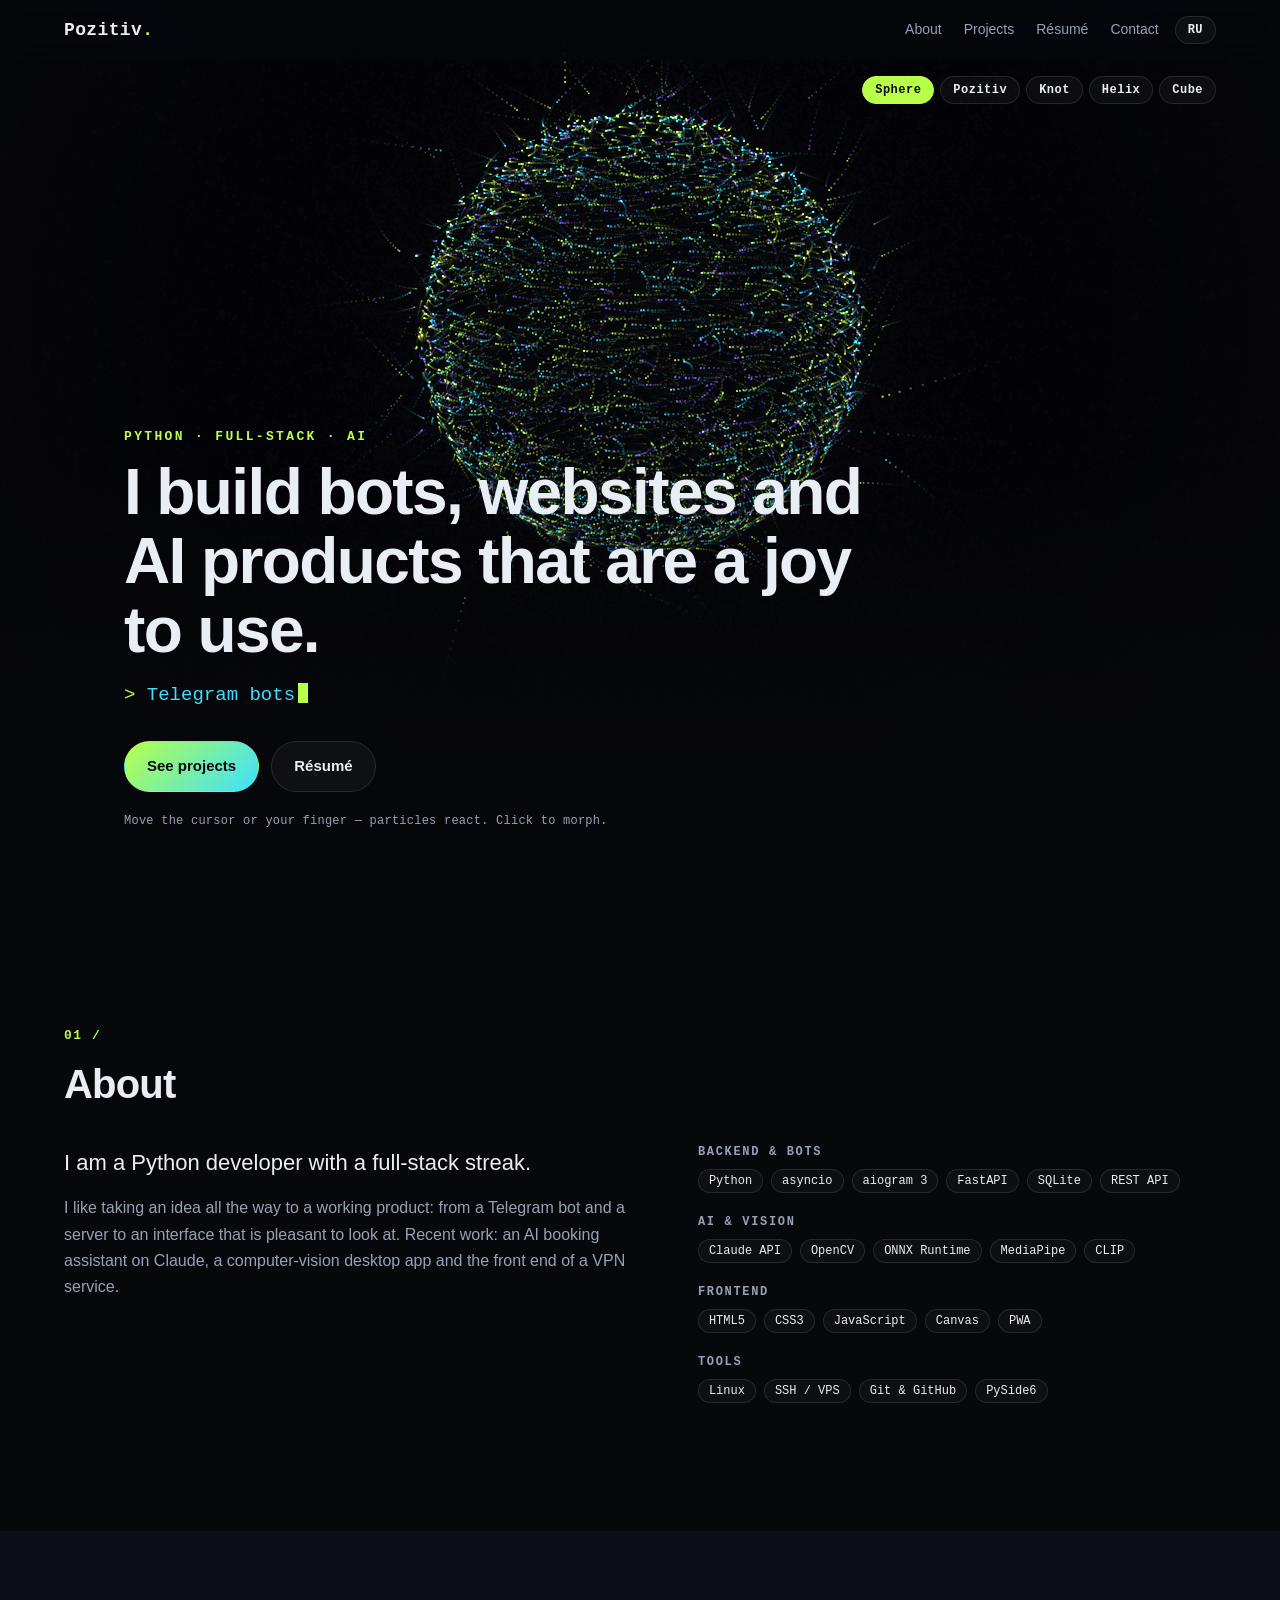
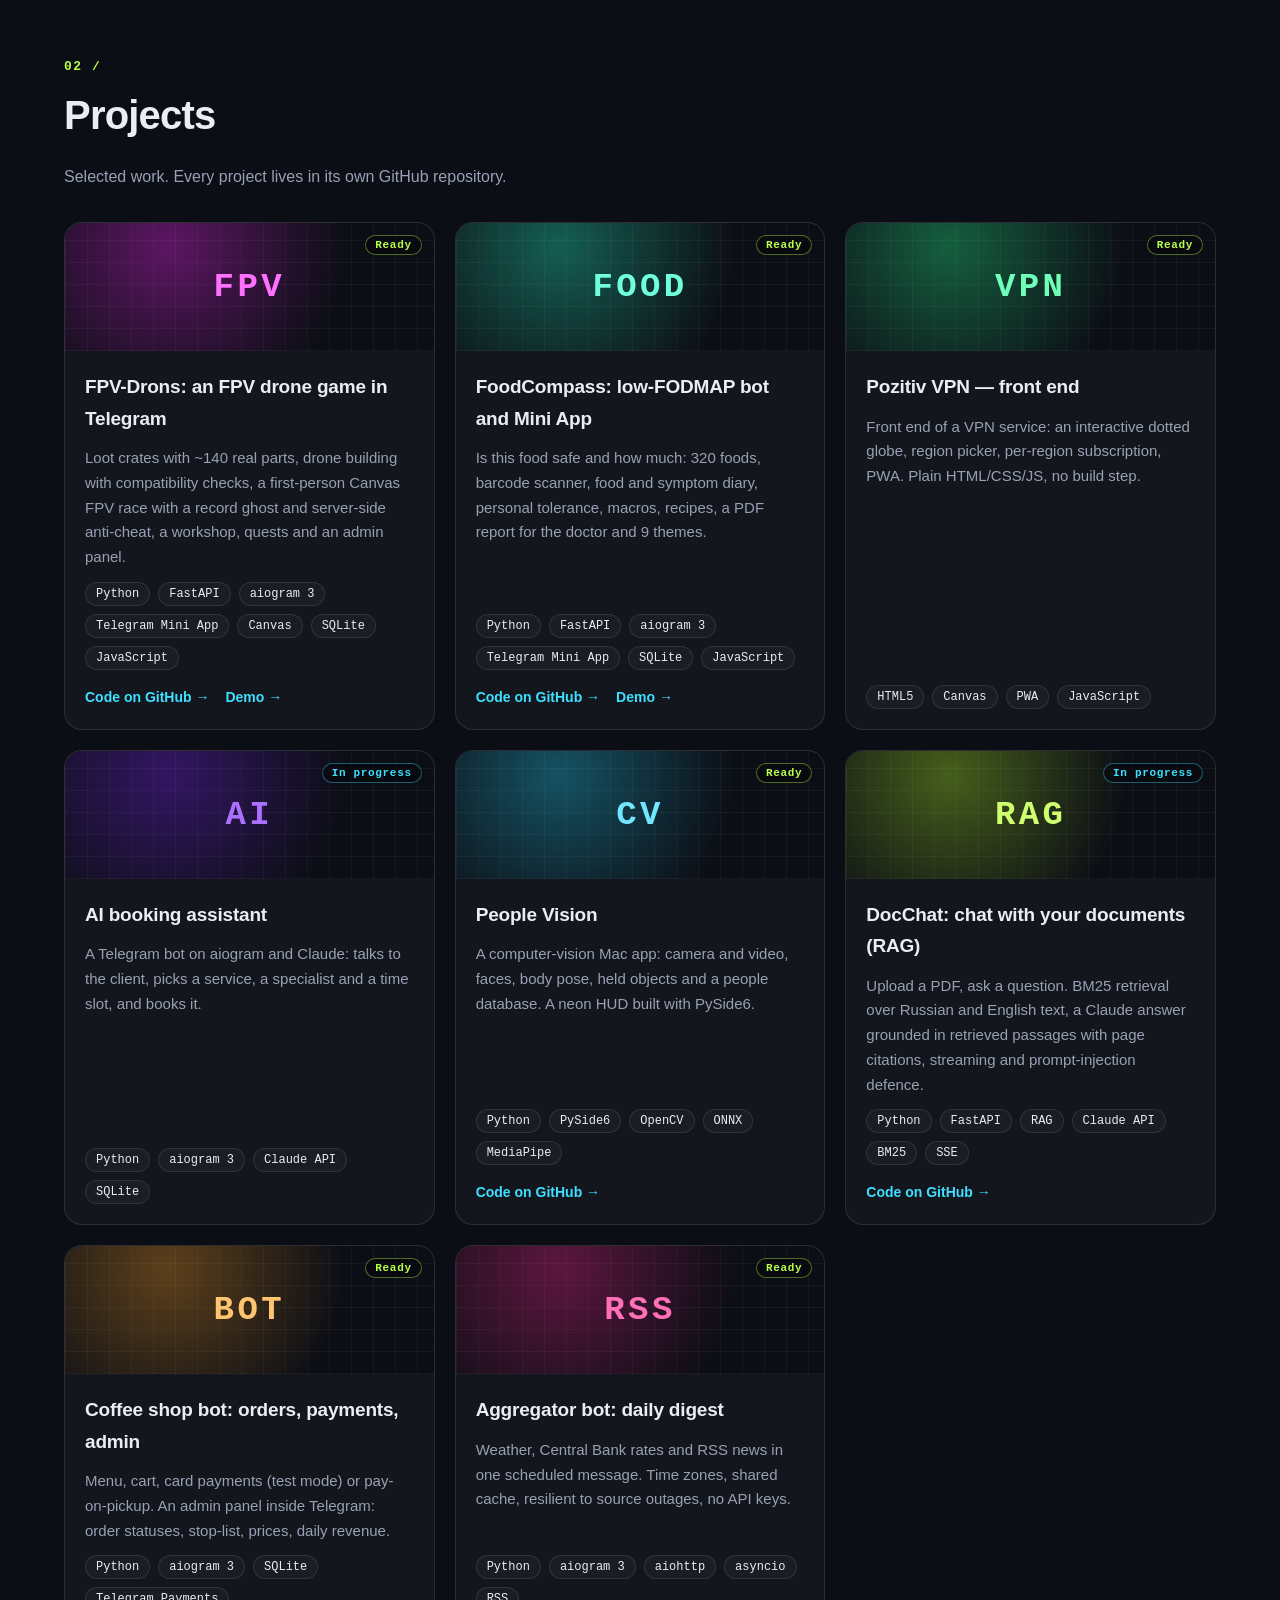
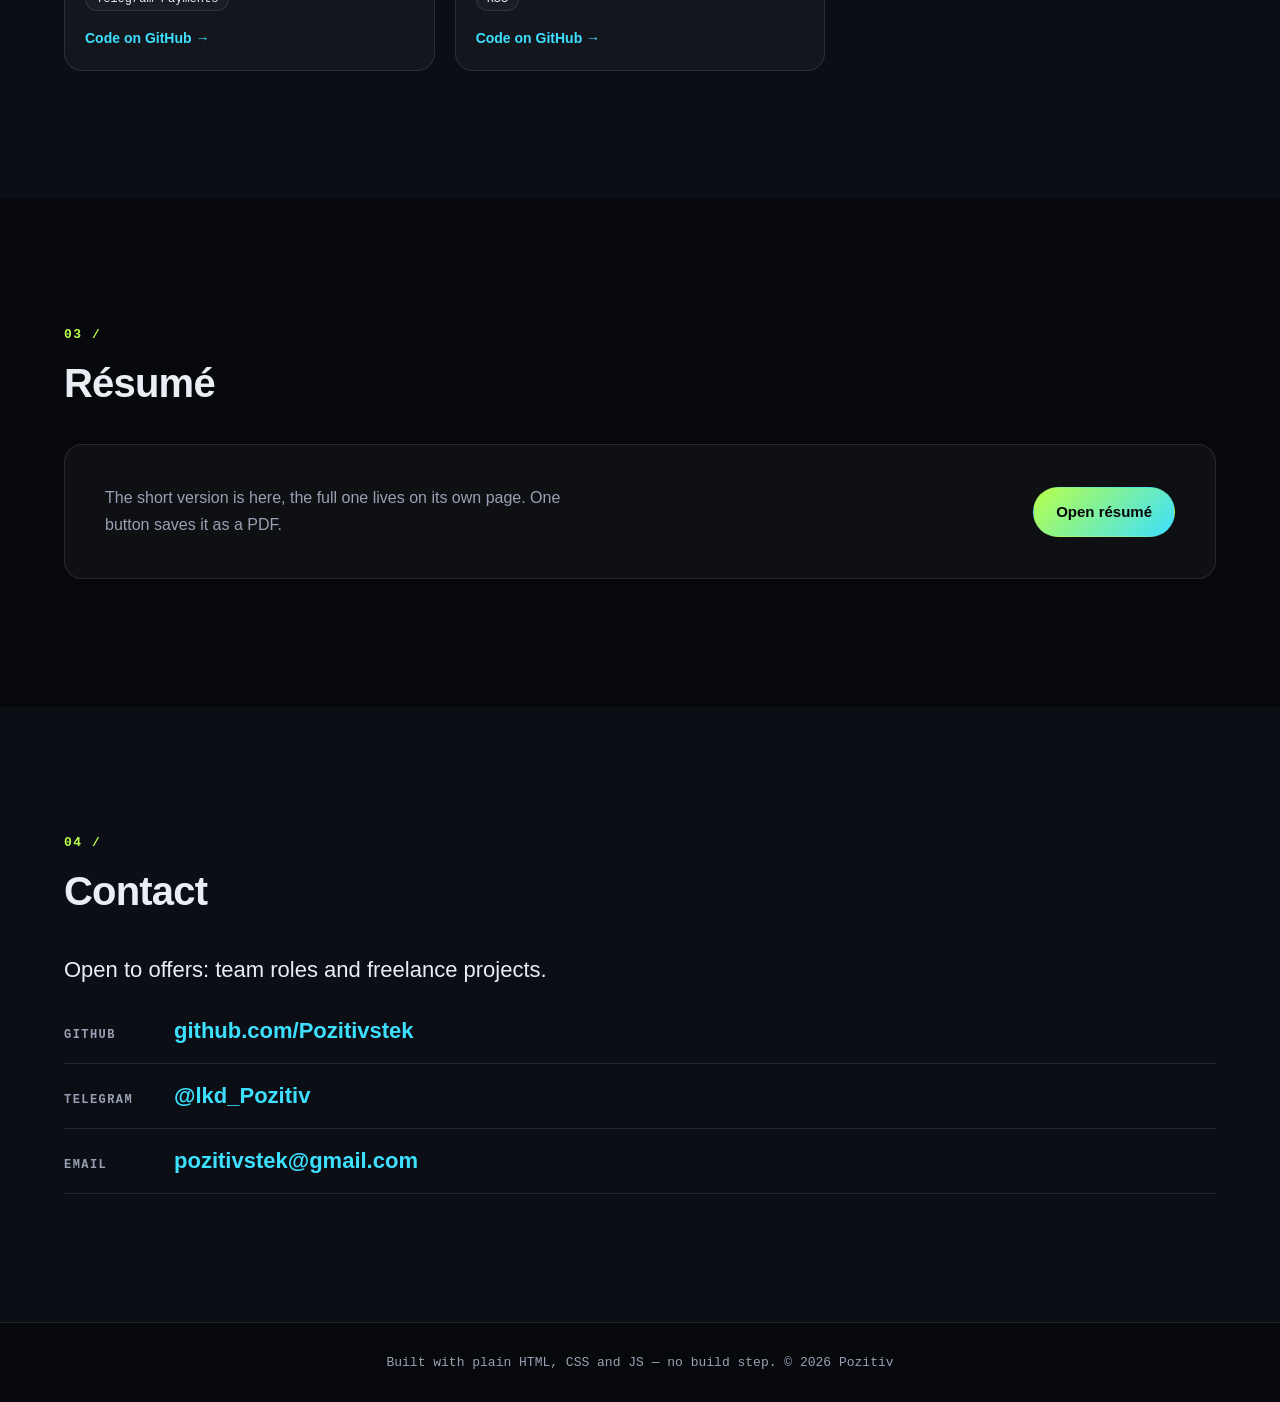
<file: index.html>
<!doctype html>
<html lang="ru">
<head>
  <meta charset="utf-8">
  <meta name="viewport" content="width=device-width, initial-scale=1">
  <title data-i18n="meta.title">Pozitiv — Python & Full-Stack разработчик</title>
  <meta name="description" content="Pozitiv — Python & Full-Stack developer. Telegram-боты, сайты, AI-продукты и софт. / Telegram bots, websites, AI products and software.">
  <meta name="theme-color" content="#07080c">
  <meta property="og:type" content="website">
  <meta property="og:title" content="Pozitiv — Python & Full-Stack developer">
  <meta property="og:description" content="Telegram bots, websites, AI products and software.">
  <meta property="og:url" content="https://pozitivstek.github.io/">
  <meta property="og:image" content="https://pozitivstek.github.io/assets/og-image.png">
  <meta property="og:image:width" content="1200">
  <meta property="og:image:height" content="630">
  <meta name="twitter:card" content="summary_large_image">
  <link rel="icon" href="assets/favicon.svg" type="image/svg+xml">
  <link rel="stylesheet" href="assets/css/style.css">
  <script>document.documentElement.classList.add('js');</script>
</head>
<body>

<header class="nav">
  <a class="brand" href="#top" aria-label="Pozitiv">Pozitiv<span class="brand-dot">.</span></a>
  <nav class="nav-links" data-i18n-aria="nav.label" aria-label="Навигация">
    <a href="#about" data-priority="low" data-i18n="nav.about">Обо мне</a>
    <a href="#projects" data-i18n="nav.projects">Проекты</a>
    <a href="#resume" data-i18n="nav.resume">Резюме</a>
    <a href="#contact" data-priority="low" data-i18n="nav.contact">Контакты</a>
  </nav>
  <button id="lang-toggle" class="chip" type="button" data-i18n-aria="lang.label" aria-label="Сменить язык">EN</button>
</header>

<main id="top">

  <section class="hero" id="hero">
    <canvas id="hero-canvas" aria-hidden="true"></canvas>

    <div class="shape-picker" role="group" data-i18n-aria="hero.shapes" aria-label="Форма частиц">
      <button type="button" class="chip" data-shape="sphere" aria-pressed="true" data-i18n="shape.sphere">Сфера</button>
      <button type="button" class="chip" data-shape="word" aria-pressed="false" data-i18n="shape.word">Pozitiv</button>
      <button type="button" class="chip" data-shape="knot" aria-pressed="false" data-i18n="shape.knot">Узел</button>
      <button type="button" class="chip" data-shape="helix" aria-pressed="false" data-i18n="shape.helix">ДНК</button>
      <button type="button" class="chip" data-shape="cube" aria-pressed="false" data-i18n="shape.cube">Куб</button>
    </div>

    <div class="hero-inner">
      <p class="eyebrow">Python · Full-Stack · AI</p>
      <h1 data-i18n="hero.title">Делаю ботов, сайты и AI-продукты, которыми приятно пользоваться.</h1>
      <p class="typed"><span id="typed-text"></span><span class="caret" aria-hidden="true"></span></p>
      <div class="hero-cta">
        <a class="btn primary" href="#projects" data-i18n="hero.cta.projects">Смотреть проекты</a>
        <a class="btn" href="resume.html" data-i18n="hero.cta.resume">Резюме</a>
      </div>
      <p class="hint" data-i18n="hero.hint">Двигай курсором или пальцем — частицы реагируют. Клик меняет форму.</p>
    </div>
  </section>

  <section class="section" id="about">
    <div class="wrap reveal">
      <h2 class="section-title" data-i18n="about.title">Обо мне</h2>
      <div class="about-grid">
        <div>
          <p class="lead" data-i18n="about.lead">Я Python-разработчик с full-stack уклоном.</p>
          <p data-i18n="about.text">Люблю доводить идею до рабочего продукта: от Telegram-бота и сервера до интерфейса, на который приятно смотреть. Последние проекты — ИИ-администратор на Claude, программа компьютерного зрения и фронт VPN-сервиса.</p>
        </div>
        <div id="skills" class="skills"></div>
      </div>
    </div>
  </section>

  <section class="section alt" id="projects">
    <div class="wrap reveal">
      <h2 class="section-title" data-i18n="projects.title">Проекты</h2>
      <p class="section-sub" data-i18n="projects.sub">Избранное. Каждый проект — отдельный репозиторий на GitHub.</p>
      <div id="projects-grid" class="cards"></div>
    </div>
  </section>

  <section class="section" id="resume">
    <div class="wrap reveal">
      <h2 class="section-title" data-i18n="resume.title">Резюме</h2>
      <div class="panel resume-teaser">
        <p data-i18n="resume.text">Короткая версия — здесь, полная — на отдельной странице. Её можно сохранить в PDF одной кнопкой.</p>
        <a class="btn primary" href="resume.html" data-i18n="resume.cta">Открыть резюме</a>
      </div>
    </div>
  </section>

  <section class="section alt" id="contact">
    <div class="wrap reveal">
      <h2 class="section-title" data-i18n="contact.title">Контакты</h2>
      <p class="lead" data-i18n="contact.lead">Открыт к предложениям: работа в команде и фриланс-проекты.</p>
      <ul id="contacts" class="contacts"></ul>
    </div>
  </section>

</main>

<footer class="footer">
  <p><span data-i18n="footer.text">Сделано на чистом HTML, CSS и JS — без сборки.</span> © 2026 Pozitiv</p>
</footer>

<script src="assets/js/i18n.js"></script>
<script src="assets/js/data.js"></script>
<script src="assets/js/render.js"></script>
<script src="assets/js/hero.js"></script>
<script src="assets/js/main.js"></script>
</body>
</html>
</file>
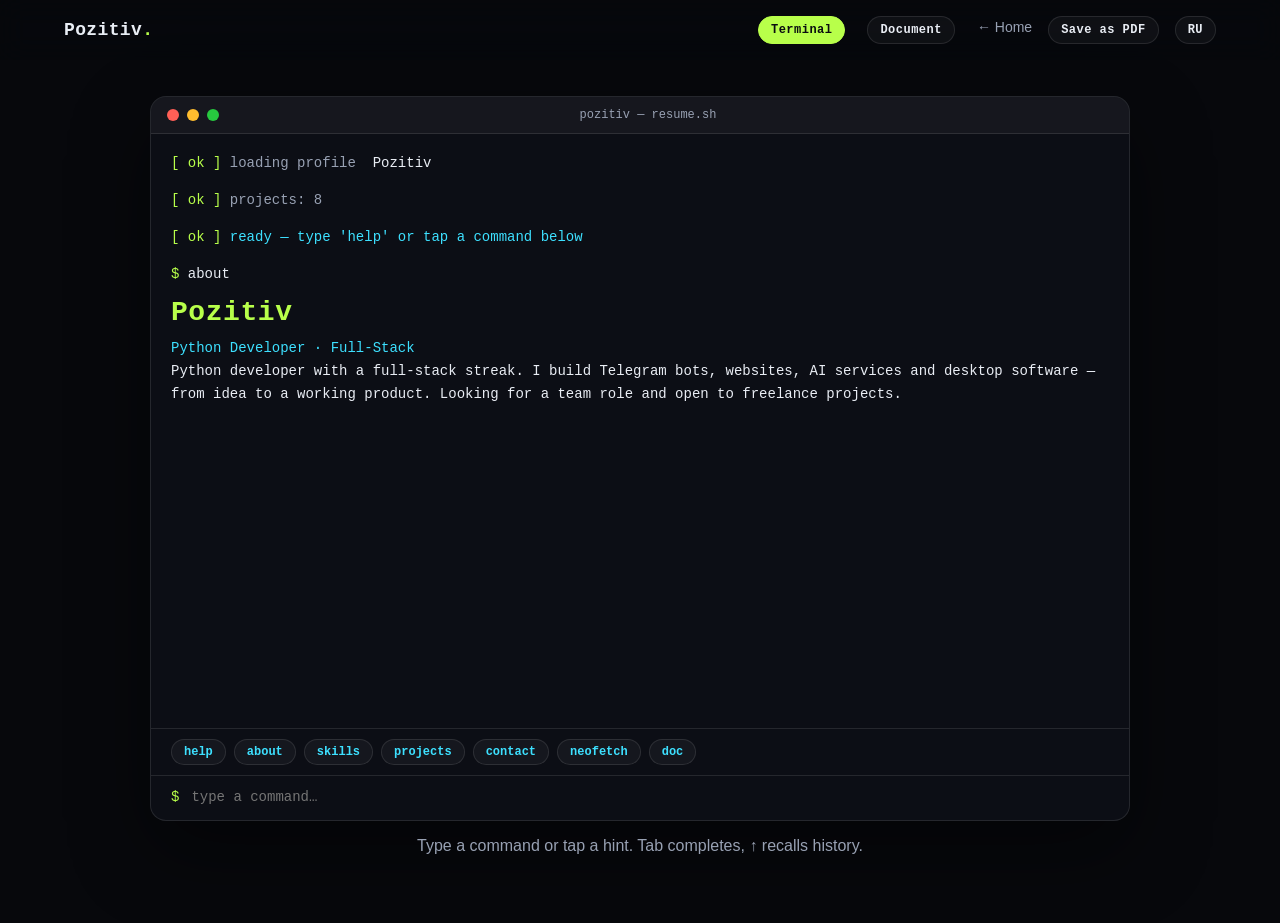
<file: resume.html>
<!doctype html>
<html lang="ru">
<head>
  <meta charset="utf-8">
  <meta name="viewport" content="width=device-width, initial-scale=1">
  <title data-i18n="r.meta.title">Pozitiv — Резюме</title>
  <meta name="description" content="Pozitiv — интерактивное резюме: введите команду в терминале или откройте документ. Python & Full-Stack developer.">
  <meta name="theme-color" content="#07080c">
  <meta property="og:type" content="profile">
  <meta property="og:title" content="Pozitiv — interactive résumé">
  <meta property="og:description" content="Type a command or open the document version. Python & Full-Stack developer.">
  <meta property="og:url" content="https://pozitivstek.github.io/resume.html">
  <meta property="og:image" content="https://pozitivstek.github.io/assets/og-image.png">
  <meta name="twitter:card" content="summary_large_image">
  <link rel="icon" href="assets/favicon.svg" type="image/svg+xml">
  <link rel="stylesheet" href="assets/css/style.css">
  <link rel="stylesheet" href="assets/css/terminal.css">
  <script>document.documentElement.classList.add('js');</script>
</head>
<body>

<header class="nav scrolled no-print">
  <a class="brand" href="index.html" aria-label="Pozitiv">Pozitiv<span class="brand-dot">.</span></a>
  <nav class="nav-links">
    <button class="chip" type="button" data-view-btn="term" aria-pressed="true" data-i18n="t.view.term">Терминал</button>
    <button class="chip" type="button" data-view-btn="doc" aria-pressed="false" data-i18n="t.view.doc">Документ</button>
    <a href="index.html" data-priority="low" data-i18n="r.back">← На главную</a>
  </nav>
  <button id="print-btn" class="chip" type="button" data-i18n="r.print">Сохранить в PDF</button>
  <button id="lang-toggle" class="chip" type="button" data-i18n-aria="lang.label" aria-label="Сменить язык">EN</button>
</header>

<main class="r-page" id="r-main" data-view="term">

  <!-- Режим «Терминал» -->
  <section id="view-term" class="term-wrap">
    <div class="term" id="term">
      <div class="term-bar" aria-hidden="true"><i class="r"></i><i class="y"></i><i class="g"></i>
        <span class="term-title">pozitiv — resume.sh</span></div>
      <div class="term-screen" id="term-screen" role="log" aria-live="polite">
        <div id="term-out"></div>
      </div>
      <div class="term-chips" id="term-chips"></div>
      <form id="term-form" class="prompt-line" autocomplete="off">
        <span class="c-lime" aria-hidden="true">$</span>
        <input id="term-input" type="text" spellcheck="false" autocapitalize="off" autocomplete="off"
               autocorrect="off" aria-label="Command" placeholder="">
      </form>
    </div>
    <p class="term-hint muted small" data-i18n="t.hint">Введите команду или нажмите подсказку. Tab — автодополнение, ↑ — история.</p>
  </section>

  <!-- Режим «Документ» (он же версия для печати и PDF) -->
  <article class="paper" id="view-doc">

    <header class="r-head">
      <p class="prompt mono">$ whoami</p>
      <h1>Pozitiv</h1>
      <p class="r-role" data-i18n="r.role">Python-разработчик · Full-Stack</p>
    </header>

    <section>
      <h2 class="r-title" data-i18n="r.summary.title">Обо мне</h2>
      <p data-i18n="r.summary"></p>
    </section>

    <section>
      <h2 class="r-title" data-i18n="r.skills.title">Навыки</h2>
      <div id="r-skills" class="skills"></div>
    </section>

    <section>
      <h2 class="r-title" data-i18n="r.projects.title">Проекты</h2>
      <div id="r-projects" class="r-list"></div>
    </section>

    <section hidden>
      <h2 class="r-title" data-i18n="r.exp.title">Опыт</h2>
      <div id="r-exp-list" class="r-list"></div>
    </section>

    <section hidden>
      <h2 class="r-title" data-i18n="r.edu.title">Образование</h2>
      <div id="r-edu-list" class="r-list"></div>
    </section>

    <section>
      <h2 class="r-title" data-i18n="r.links.title">Ссылки</h2>
      <ul id="r-contacts" class="contacts"></ul>
    </section>

  </article>
</main>

<script src="assets/js/i18n.js"></script>
<script src="assets/js/data.js"></script>
<script src="assets/js/render.js"></script>
<script src="assets/js/terminal.js"></script>
<script src="assets/js/main.js"></script>
</body>
</html>
</file>
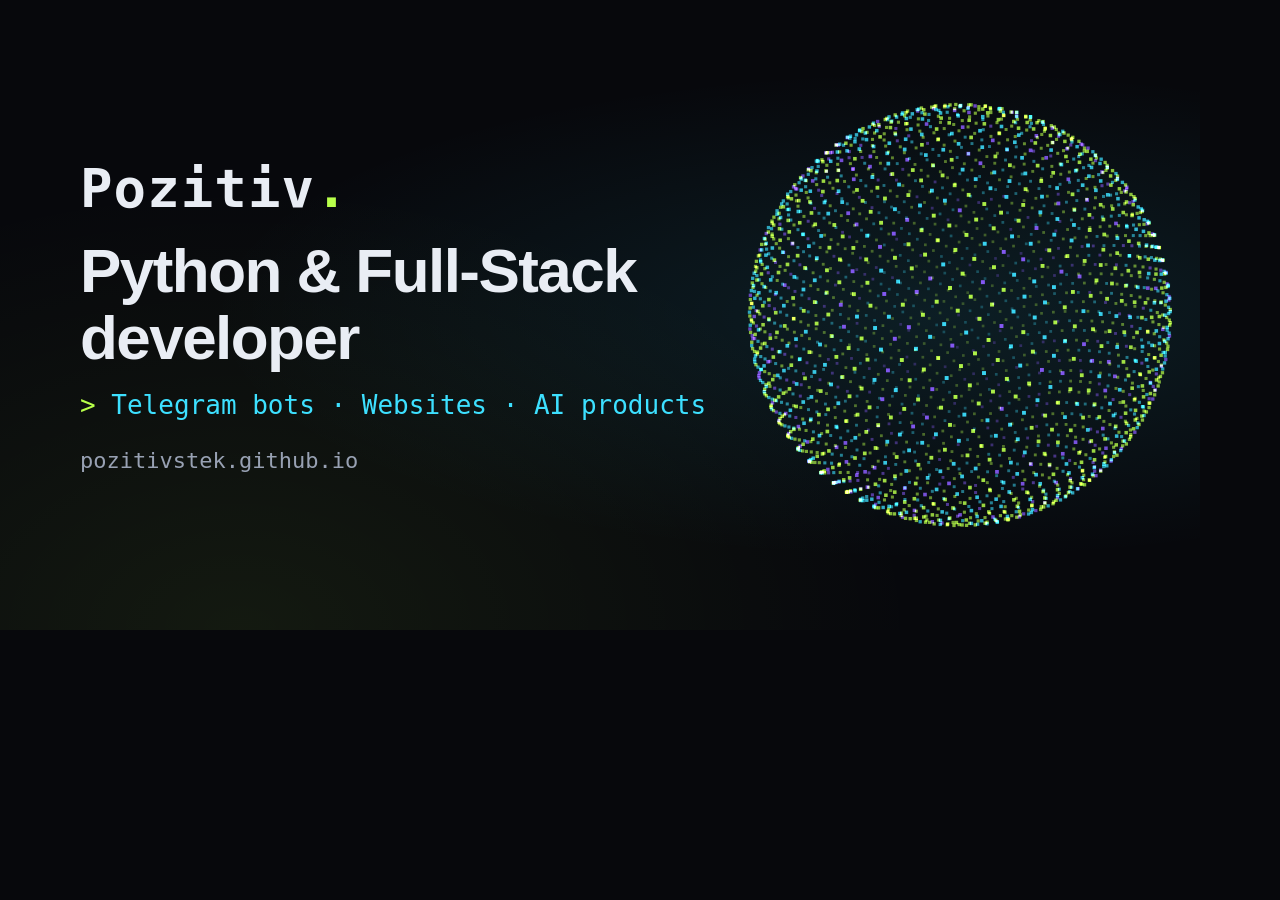
<file: tools/og-card.html>
<!doctype html>
<!-- Карточка для превью в соцсетях (1200×630). Рендер:
     "Google Chrome" --headless=new --hide-scrollbars --window-size=1200,630 \
       --screenshot=assets/og-image.png file://$PWD/tools/og-card.html -->
<html lang="ru">
<head>
<meta charset="utf-8">
<style>
  html, body { margin: 0; width: 1200px; height: 630px; background: #07080c; overflow: hidden; }
  body {
    position: relative;
    font-family: -apple-system, BlinkMacSystemFont, "Segoe UI", Inter, Roboto, Arial, sans-serif;
    color: #e9edf4;
    background:
      radial-gradient(ellipse at 78% 50%, rgba(61, 224, 255, 0.10), transparent 55%),
      radial-gradient(ellipse at 20% 100%, rgba(184, 255, 74, 0.07), transparent 50%),
      #07080c;
  }
  canvas { position: absolute; right: 0; top: 0; }
  .copy { position: absolute; left: 80px; top: 0; bottom: 0; display: flex; flex-direction: column; justify-content: center; gap: 18px; }
  .brand { font: 700 54px ui-monospace, "SF Mono", Menlo, monospace; letter-spacing: 0.02em; }
  .brand span { color: #b8ff4a; }
  h1 { margin: 0; font-size: 62px; line-height: 1.08; letter-spacing: -0.025em; font-weight: 800; max-width: 640px; }
  .sub { font: 500 26px ui-monospace, "SF Mono", Menlo, monospace; color: #3de0ff; }
  .sub b { color: #b8ff4a; font-weight: 500; }
  .url { font: 500 22px ui-monospace, "SF Mono", Menlo, monospace; color: #98a1b3; margin-top: 10px; }
</style>
</head>
<body>
<canvas id="c" width="640" height="630"></canvas>
<div class="copy">
  <div class="brand">Pozitiv<span>.</span></div>
  <h1>Python &amp; Full-Stack developer</h1>
  <div class="sub"><b>&gt;</b> Telegram bots · Websites · AI products</div>
  <div class="url">pozitivstek.github.io</div>
</div>
<script>
  const canvas = document.getElementById('c');
  const ctx = canvas.getContext('2d');
  const COUNT = 2600, FOV = 3.2, SCALE = 200, CX = 400, CY = 315;
  const golden = Math.PI * (3 - Math.sqrt(5));
  const yaw = 0.7, pitch = 0.45;
  const palette = [[184, 255, 74], [61, 224, 255], [139, 92, 255]];
  let seed = 7;
  const rand = () => { seed = (seed * 16807) % 2147483647; return seed / 2147483647; };
  ctx.globalCompositeOperation = 'lighter';
  for (let i = 0; i < COUNT; i++) {
    const y = 1 - (i / (COUNT - 1)) * 2, r = Math.sqrt(1 - y * y), a = golden * i;
    let x = Math.cos(a) * r, z = Math.sin(a) * r;
    const x1 = x * Math.cos(yaw) + z * Math.sin(yaw), z1 = -x * Math.sin(yaw) + z * Math.cos(yaw);
    const y2 = y * Math.cos(pitch) - z1 * Math.sin(pitch), z2 = y * Math.sin(pitch) + z1 * Math.cos(pitch);
    const p = FOV / (FOV + z2);
    const depth = (z2 + 1) / 2;                       // 0 — ближняя точка, 1 — дальняя
    const [cr, cg, cb] = palette[rand() < 0.5 ? 0 : rand() < 0.7 ? 1 : 2];
    ctx.fillStyle = `rgba(${cr},${cg},${cb},${(0.95 - depth * 0.7).toFixed(2)})`;
    const s = 1.2 + p * 1.9;
    ctx.fillRect(CX + x1 * p * SCALE - s / 2, CY + y2 * p * SCALE - s / 2, s, s);
  }
</script>
</body>
</html>
</file>
<file: assets/css/style.css>
/* ---------- основа ---------- */
:root {
  color-scheme: dark;
  --bg: #07080c;
  --bg-2: #0c0e15;
  --panel: rgba(255, 255, 255, 0.035);
  --line: rgba(255, 255, 255, 0.1);
  --text: #e9edf4;
  --muted: #98a1b3;
  --lime: #b8ff4a;
  --cyan: #3de0ff;
  --violet: #8b5cff;
  --radius: 18px;
  --gutter: clamp(20px, 5vw, 64px);
  --maxw: 1160px;
  --mono: ui-monospace, "SF Mono", Menlo, Consolas, "Liberation Mono", monospace;
  --sans: -apple-system, BlinkMacSystemFont, "Segoe UI", Inter, Roboto, "Helvetica Neue", Arial, sans-serif;
}

*,
*::before,
*::after {
  box-sizing: border-box;
}

html {
  scroll-behavior: smooth;
  scroll-padding-top: 72px;
  -webkit-text-size-adjust: 100%;
}

body {
  margin: 0;
  background: var(--bg);
  color: var(--text);
  font: 16px/1.65 var(--sans);
  -webkit-font-smoothing: antialiased;
}

h1, h2, h3, p, ul { margin: 0; }
ul { padding: 0; list-style: none; }
a { color: inherit; }
[hidden] { display: none !important; }
:focus-visible { outline: 2px solid var(--lime); outline-offset: 3px; border-radius: 6px; }

.mono { font-family: var(--mono); }
.muted { color: var(--muted); }

/* ---------- шапка ---------- */
.nav {
  position: fixed;
  inset: 0 0 auto 0;
  z-index: 50;
  height: 60px;
  display: flex;
  align-items: center;
  gap: 16px;
  padding: 0 var(--gutter);
  background: rgba(7, 8, 12, 0.55);
  -webkit-backdrop-filter: blur(14px) saturate(140%);
  backdrop-filter: blur(14px) saturate(140%);
  border-bottom: 1px solid transparent;
  transition: border-color 0.3s;
}
.nav.scrolled { border-bottom-color: var(--line); }

.brand {
  font: 700 18px var(--mono);
  text-decoration: none;
  letter-spacing: 0.02em;
}
.brand-dot { color: var(--lime); }

.nav-links {
  margin-left: auto;
  display: flex;
  gap: 22px;
}
.nav-links a {
  color: var(--muted);
  text-decoration: none;
  font-size: 14px;
  transition: color 0.2s;
}
.nav-links a:hover { color: var(--text); }

.chip {
  font: 600 12px var(--mono);
  letter-spacing: 0.04em;
  padding: 6px 12px;
  border-radius: 999px;
  border: 1px solid var(--line);
  background: rgba(255, 255, 255, 0.04);
  color: var(--text);
  cursor: pointer;
  transition: background 0.2s, color 0.2s, border-color 0.2s;
}
.chip:hover { border-color: rgba(255, 255, 255, 0.28); }
.chip[aria-pressed="true"] {
  background: var(--lime);
  border-color: var(--lime);
  color: #0a0c10;
}

/* ---------- кнопки ---------- */
.btn {
  display: inline-flex;
  align-items: center;
  padding: 12px 22px;
  border-radius: 999px;
  border: 1px solid var(--line);
  background: rgba(255, 255, 255, 0.04);
  color: var(--text);
  text-decoration: none;
  font-weight: 600;
  font-size: 15px;
  transition: transform 0.2s, border-color 0.2s, box-shadow 0.2s;
}
.btn:hover { transform: translateY(-2px); border-color: rgba(255, 255, 255, 0.3); }
.btn.primary {
  background: linear-gradient(135deg, var(--lime), var(--cyan));
  border-color: transparent;
  color: #07080c;
}
.btn.primary:hover { box-shadow: 0 10px 30px rgba(61, 224, 255, 0.25); }

/* ---------- hero ---------- */
.hero {
  position: relative;
  min-height: 100vh;
  min-height: 100svh;
  display: flex;
  flex-direction: column;
  justify-content: flex-end;
  overflow: hidden;
  background: var(--bg);
}

.hero canvas {
  position: absolute;
  inset: 0;
  width: 100%;
  height: 100%;
  display: block;
  cursor: crosshair;
  touch-action: pan-y;
}

.hero::after {
  content: "";
  position: absolute;
  inset: 0;
  pointer-events: none;
  background:
    linear-gradient(to top, var(--bg) 0, rgba(7, 8, 12, 0.7) 22%, transparent 48%),
    radial-gradient(ellipse at 50% 36%, transparent 0 45%, rgba(7, 8, 12, 0.75) 100%);
}

.shape-picker {
  position: absolute;
  z-index: 3;
  top: 76px;
  right: var(--gutter);
  left: var(--gutter);
  display: flex;
  flex-wrap: wrap;
  justify-content: flex-end;
  gap: 6px;
}

.hero-inner {
  position: relative;
  z-index: 2;
  width: 100%;
  max-width: var(--maxw);
  margin: 0 auto;
  padding: 0 var(--gutter) clamp(40px, 8vh, 88px);
  pointer-events: none; /* клики проходят на canvas и меняют форму */
}
.hero-inner .btn { pointer-events: auto; }

.eyebrow {
  font: 600 13px var(--mono);
  letter-spacing: 0.18em;
  text-transform: uppercase;
  color: var(--lime);
  margin-bottom: 14px;
}

.hero h1 {
  font-size: clamp(30px, 5.2vw, 64px);
  line-height: 1.08;
  letter-spacing: -0.025em;
  font-weight: 800;
  max-width: 21ch;
}

.typed {
  margin-top: 18px;
  min-height: 1.7em;
  font: 500 clamp(15px, 2vw, 19px) var(--mono);
  color: var(--cyan);
}
.typed::before { content: "> "; color: var(--lime); }

.caret {
  display: inline-block;
  width: 0.55em;
  height: 1.05em;
  margin-left: 3px;
  vertical-align: -0.15em;
  background: var(--lime);
  animation: blink 1s steps(1) infinite;
}
@keyframes blink { 50% { opacity: 0; } }

.hero-cta {
  display: flex;
  flex-wrap: wrap;
  gap: 12px;
  margin-top: 26px;
}

.hint {
  margin-top: 22px;
  font: 12px var(--mono);
  color: var(--muted);
  letter-spacing: 0.02em;
}

/* ---------- секции ---------- */
main { counter-reset: sec; }

.section { padding: clamp(72px, 10vw, 128px) var(--gutter); }
.section.alt { background: var(--bg-2); }
.wrap { max-width: var(--maxw); margin: 0 auto; }

.section-title {
  font-size: clamp(26px, 3.4vw, 40px);
  letter-spacing: -0.02em;
  margin-bottom: 28px;
}
.section-title::before {
  counter-increment: sec;
  content: counter(sec, decimal-leading-zero) " /";
  display: block;
  font: 600 13px var(--mono);
  letter-spacing: 0.12em;
  color: var(--lime);
  margin-bottom: 8px;
}
.section-sub { color: var(--muted); margin: -12px 0 32px; }

.lead { font-size: clamp(18px, 2vw, 22px); margin-bottom: 14px; }

.about-grid {
  display: grid;
  grid-template-columns: 1.1fr 1fr;
  gap: clamp(28px, 5vw, 72px);
}
.about-grid p { color: var(--muted); }
.about-grid .lead { color: var(--text); }

.skills { display: grid; gap: 22px; }
.skill-group h3 {
  font: 600 12px var(--mono);
  letter-spacing: 0.14em;
  text-transform: uppercase;
  color: var(--muted);
  margin-bottom: 10px;
}

.tags { display: flex; flex-wrap: wrap; gap: 8px; }
.tag {
  font: 12px var(--mono);
  padding: 4px 10px;
  border: 1px solid var(--line);
  border-radius: 999px;
  color: var(--text);
  background: rgba(255, 255, 255, 0.03);
}

/* ---------- карточки проектов ---------- */
.cards {
  display: grid;
  grid-template-columns: repeat(auto-fill, minmax(290px, 1fr));
  gap: 20px;
}

.card {
  display: flex;
  flex-direction: column;
  background: var(--panel);
  border: 1px solid var(--line);
  border-radius: var(--radius);
  overflow: hidden;
  transition: transform 0.25s, border-color 0.25s, box-shadow 0.25s;
}
.card:hover {
  transform: translateY(-4px);
  border-color: hsl(var(--hue) 90% 60% / 0.55);
  box-shadow: 0 18px 40px hsl(var(--hue) 90% 50% / 0.12);
}
.card.is-soon { opacity: 0.8; }

.card-art {
  position: relative;
  height: 128px;
  display: grid;
  place-items: center;
  font: 800 34px var(--mono);
  letter-spacing: 0.1em;
  color: hsl(var(--hue) 100% 72%);
  background:
    radial-gradient(circle at 28% 18%, hsl(var(--hue) 90% 55% / 0.35), transparent 62%),
    repeating-linear-gradient(90deg, rgba(255, 255, 255, 0.045) 0 1px, transparent 1px 22px),
    repeating-linear-gradient(0deg, rgba(255, 255, 255, 0.045) 0 1px, transparent 1px 22px),
    var(--bg-2);
}

.badge {
  position: absolute;
  top: 12px;
  right: 12px;
  font: 600 11px var(--mono);
  letter-spacing: 0.06em;
  padding: 3px 9px;
  border-radius: 999px;
  border: 1px solid var(--line);
  color: var(--muted);
  background: rgba(7, 8, 12, 0.6);
}
.badge-live { color: var(--lime); border-color: rgba(184, 255, 74, 0.4); }
.badge-wip { color: var(--cyan); border-color: rgba(61, 224, 255, 0.4); }

.card-body { display: flex; flex-direction: column; gap: 12px; padding: 20px; flex: 1; }
.card-body h3 { font-size: 19px; letter-spacing: -0.01em; }
.card-body p { color: var(--muted); font-size: 15px; }
.card-body .tags { margin-top: auto; }

.card-links { display: flex; flex-wrap: wrap; gap: 16px; padding-top: 4px; }
.link {
  color: var(--cyan);
  text-decoration: none;
  font-weight: 600;
  font-size: 14px;
}
.link:hover { text-decoration: underline; }

/* ---------- резюме-тизер и контакты ---------- */
.panel {
  background: var(--panel);
  border: 1px solid var(--line);
  border-radius: var(--radius);
  padding: clamp(24px, 4vw, 40px);
}
.resume-teaser {
  display: flex;
  flex-wrap: wrap;
  align-items: center;
  justify-content: space-between;
  gap: 20px;
}
.resume-teaser p { color: var(--muted); max-width: 52ch; }

.contacts { display: grid; gap: 14px; margin-top: 24px; }
.contacts li {
  display: flex;
  flex-wrap: wrap;
  align-items: baseline;
  gap: 8px 20px;
  padding-bottom: 14px;
  border-bottom: 1px solid var(--line);
}
.contact-label {
  min-width: 90px;
  font: 600 12px var(--mono);
  letter-spacing: 0.12em;
  text-transform: uppercase;
  color: var(--muted);
}
.link.big { font-size: clamp(17px, 2.2vw, 22px); }

.footer {
  padding: 32px var(--gutter);
  border-top: 1px solid var(--line);
  color: var(--muted);
  font: 13px var(--mono);
  text-align: center;
}

/* ---------- появление ---------- */
.js .reveal {
  opacity: 0;
  transform: translateY(24px);
  transition: opacity 0.8s ease, transform 0.8s ease;
}
.js .reveal.in { opacity: 1; transform: none; }

/* ---------- резюме ---------- */
.r-page { padding: 96px var(--gutter) 64px; }
.paper {
  max-width: 860px;
  margin: 0 auto;
  display: grid;
  gap: 36px;
  background: var(--bg-2);
  border: 1px solid var(--line);
  border-radius: var(--radius);
  padding: clamp(24px, 5vw, 56px);
}
.prompt { color: var(--lime); font-size: 14px; margin-bottom: 6px; }
.r-head h1 { font-size: clamp(38px, 7vw, 60px); letter-spacing: -0.03em; line-height: 1.05; }
.r-role { margin-top: 8px; color: var(--cyan); font: 500 17px var(--mono); }
.r-title {
  font: 700 13px var(--mono);
  letter-spacing: 0.16em;
  text-transform: uppercase;
  color: var(--lime);
  padding-bottom: 10px;
  margin-bottom: 18px;
  border-bottom: 1px solid var(--line);
}
.paper p { color: var(--muted); }
.r-list { display: grid; gap: 22px; }
.r-item { display: grid; gap: 8px; }
.r-item-head { display: flex; flex-wrap: wrap; align-items: baseline; justify-content: space-between; gap: 6px 16px; }
.r-item h3 { font-size: 18px; }
.link.mono { font-family: var(--mono); font-size: 12px; font-weight: 500; }
.paper .contacts { margin-top: 0; }

/* ---------- адаптив ---------- */
@media (max-width: 860px) {
  .about-grid { grid-template-columns: 1fr; }
}

@media (max-width: 560px) {
  .nav { gap: 10px; }
  .nav-links { gap: 14px; }
  .nav-links a[data-priority="low"] { display: none; }
  .shape-picker { justify-content: flex-start; top: 72px; }
  .hero h1 { max-width: none; }
}

@media (prefers-reduced-motion: reduce) {
  html { scroll-behavior: auto; }
  .caret { animation: none; }
  .js .reveal { opacity: 1; transform: none; transition: none; }
  .card, .btn { transition: none; }
}

/* ---------- печать резюме ---------- */
@media print {
  :root {
    color-scheme: light;
    --bg: #fff;
    --bg-2: #fff;
    --panel: #fff;
    --text: #111;
    --muted: #444;
    --line: #ccc;
    --lime: #2f6b00;
    --cyan: #005a70;
  }
  body { background: #fff; }
  .nav, .footer, .no-print { display: none !important; }
  .r-page { padding: 0; }
  .paper { border: 0; padding: 0; max-width: none; gap: 24px; }
  .tag { border-color: #bbb; background: #fff; }
  .r-item { break-inside: avoid; }
  a { color: #111; text-decoration: none; }
}
</file>
<file: assets/css/terminal.css>
/* Интерактивное резюме (терминал). Переменные цветов — из style.css. */

.term-wrap { max-width: 980px; margin: 0 auto; }

.term {
  background: #0c0e15;
  border: 1px solid var(--line);
  border-radius: 16px;
  overflow: hidden;
  box-shadow: 0 30px 80px rgba(0, 0, 0, 0.45);
}

.term-bar {
  display: flex;
  align-items: center;
  gap: 8px;
  padding: 11px 16px;
  background: rgba(255, 255, 255, 0.04);
  border-bottom: 1px solid var(--line);
}
.term-bar i { display: block; width: 12px; height: 12px; border-radius: 50%; }
.term-bar .r { background: #ff5f56; }
.term-bar .y { background: #ffbd2e; }
.term-bar .g { background: #27c93f; }
.term-title { margin: 0 auto; padding-right: 44px; font: 12px var(--mono); color: var(--muted); }

.term-screen {
  height: min(66vh, 620px);
  overflow-y: auto;
  padding: 18px 20px 8px;
  font: 14px/1.65 var(--mono);
  cursor: text;
}
.term-screen .row { white-space: pre-wrap; overflow-wrap: anywhere; }
.term-screen .block { margin: 0 0 14px; }
.term-screen .block.echo { margin-bottom: 4px; }

.term .c-lime { color: var(--lime); }
.term .c-cyan { color: var(--cyan); }
.term .c-violet { color: var(--violet); }
.term .c-muted { color: var(--muted); }
.term .c-danger { color: #ff6b6b; }
.term .c-live { color: var(--lime); }
.term .c-wip { color: var(--cyan); }
.term .c-soon { color: var(--muted); }
.term .c-strong { font-weight: 700; color: var(--text); }
.term .c-big { font-size: 28px; font-weight: 700; letter-spacing: 0.02em; }
.term a { text-decoration: none; border-bottom: 1px dashed currentColor; }
.term a:hover { border-bottom-style: solid; }

.term .group { margin-bottom: 10px; }
.term .tags { display: flex; flex-wrap: wrap; gap: 6px; margin-top: 4px; }
.term .tag {
  padding: 1px 9px;
  border: 1px solid var(--line);
  border-radius: 999px;
  font-size: 12px;
  background: rgba(255, 255, 255, 0.03);
}

.term .neofetch { display: flex; flex-wrap: wrap; gap: 8px 28px; align-items: center; }
.term .neofetch .art { margin: 0; font: inherit; line-height: 1.5; }

.term-chips {
  display: flex;
  flex-wrap: wrap;
  gap: 8px;
  padding: 10px 20px;
  border-top: 1px solid var(--line);
}
.term-chip {
  font: 600 12px var(--mono);
  padding: 5px 12px;
  border-radius: 999px;
  border: 1px solid var(--line);
  background: rgba(255, 255, 255, 0.04);
  color: var(--cyan);
  cursor: pointer;
}
.term-chip:hover { border-color: var(--lime); color: var(--lime); }

.prompt-line {
  display: flex;
  align-items: center;
  gap: 10px;
  padding: 12px 20px 14px;
  border-top: 1px solid var(--line);
  font: 14px var(--mono);
}
.prompt-line input {
  flex: 1;
  min-width: 0;
  background: transparent;
  border: 0;
  outline: none;
  color: var(--text);
  font: inherit;
  caret-color: var(--lime);
}

.term-hint { margin-top: 12px; text-align: center; }

/* переключение режимов: у <main> атрибут data-view */
.r-page[data-view="term"] #view-doc { display: none; }
.r-page[data-view="doc"] #view-term { display: none; }

.nav-links .chip[aria-pressed="true"] {
  background: var(--lime);
  border-color: var(--lime);
  color: #0a0c10;
}

@media (max-width: 560px) {
  .term-screen { font-size: 13px; height: 58vh; padding: 14px 14px 6px; }
  .term-chips, .prompt-line { padding-left: 14px; padding-right: 14px; }
  .term .c-big { font-size: 22px; }
  .nav .chip[data-view-btn] { padding: 5px 9px; }
}

@media print {
  #view-term { display: none !important; }
  .r-page #view-doc { display: grid !important; }
}
</file>
